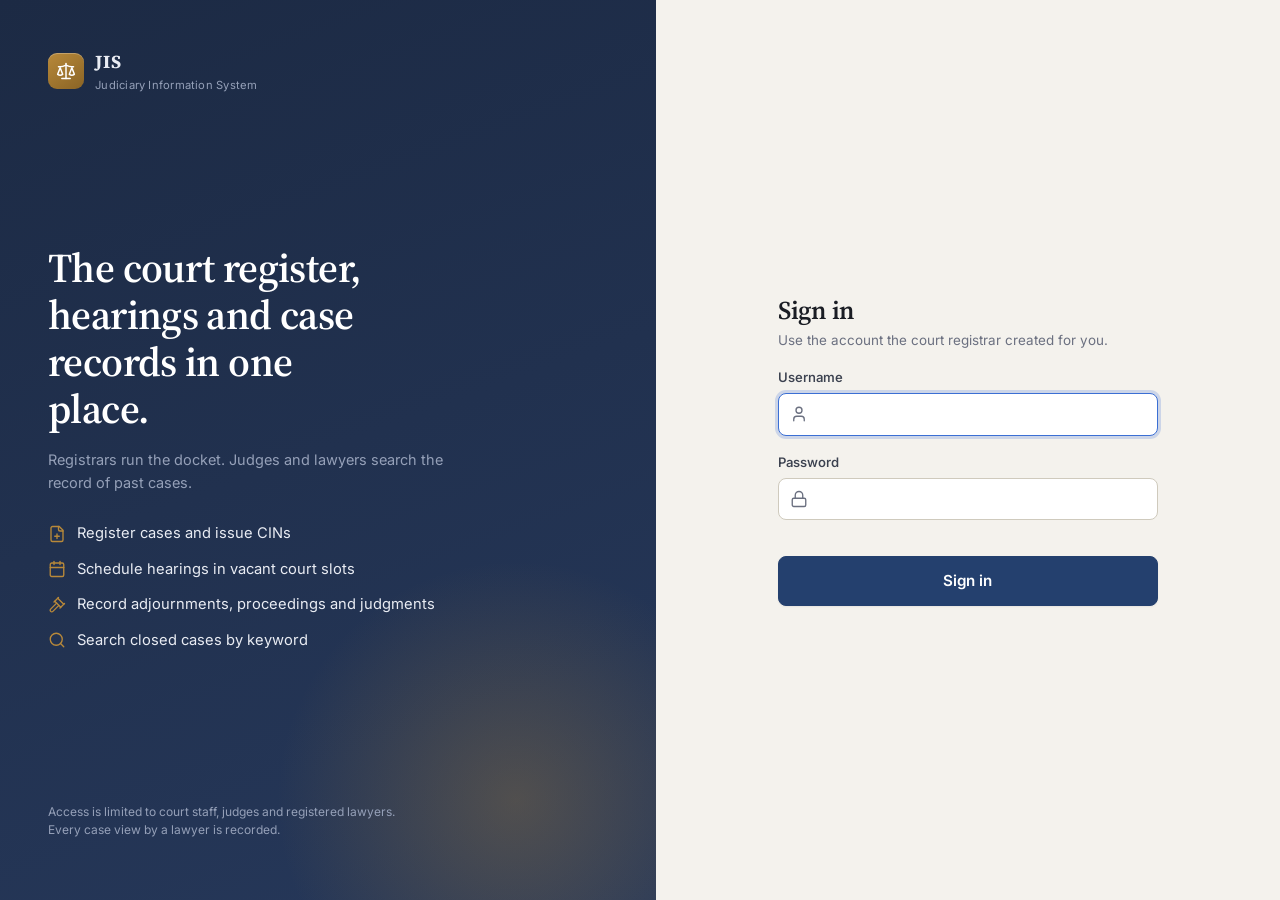
<file: jis-frontend/index.html>
<!doctype html>
<html lang="en">
<head>
  <meta charset="utf-8">
  <meta name="viewport" content="width=device-width, initial-scale=1">
  <title>Sign in · JIS</title>
  <link rel="preconnect" href="https://fonts.googleapis.com">
  <link rel="preconnect" href="https://fonts.gstatic.com" crossorigin>
  <link rel="stylesheet" href="https://fonts.googleapis.com/css2?family=Inter:wght@400..700&family=JetBrains+Mono:wght@400;500;600&family=Source+Serif+4:opsz,wght@8..60,600&display=swap">
  <link rel="stylesheet" href="css/style.css">
  <script>try { document.documentElement.dataset.theme = localStorage.getItem('jis.theme') || (matchMedia('(prefers-color-scheme: dark)').matches ? 'dark' : 'light'); } catch (e) {}</script>
</head>
<body>
  <div class="login">
    <aside class="login-art">
      <div class="brand"><span class="mark" data-icon="scale"></span><span><b>JIS</b><small>Judiciary Information System</small></span></div>
      <div>
        <h1>The court register, hearings and case records in one place.</h1>
        <p>Registrars run the docket. Judges and lawyers search the record of past cases.</p>
        <ul>
          <li data-icon="filePlus">Register cases and issue CINs</li>
          <li data-icon="calendar">Schedule hearings in vacant court slots</li>
          <li data-icon="gavel">Record adjournments, proceedings and judgments</li>
          <li data-icon="search">Search closed cases by keyword</li>
        </ul>
      </div>
      <p class="fine">Access is limited to court staff, judges and registered lawyers. Every case view by a lawyer is recorded.</p>
    </aside>

    <div class="login-form">
      <form id="login" autocomplete="on">
        <div>
          <h2>Sign in</h2>
          <p class="muted small" style="margin:.25rem 0 0">Use the account the court registrar created for you.</p>
        </div>
        <label>Username
          <span class="input-icon"><span data-icon="user"></span><input name="username" required autocomplete="username" autofocus></span>
        </label>
        <label>Password
          <span class="input-icon"><span data-icon="lock"></span><input name="password" type="password" required autocomplete="current-password"></span>
        </label>
        <p class="error" aria-live="polite"></p>
        <div class="actions"><button type="submit">Sign in</button></div>
        <p class="demo" id="demo" hidden>
          Mock mode. Try <code>registrar</code>, <code>judge</code> or <code>lawyer</code>,
          with the same word as password.
        </p>
      </form>
    </div>
  </div>

  <script src="js/config.js"></script>
  <script src="js/api.js"></script>
  <script src="js/mock.js"></script>
  <script src="js/ui.js"></script>
  <script>
    (function () {
      const { $, onSubmit, api } = JIS;
      if (JIS.mock) $('#demo').hidden = false;
      const home = (role) => (role === 'REGISTRAR' ? 'registrar.html' : 'browse.html');
      const u = JIS.user();
      if (u) location.replace(home(u.role));

      onSubmit($('#login'), async ({ username, password }) => {
        const res = await api.login(username, password);
        sessionStorage.setItem('jis.token', res.token);
        sessionStorage.setItem('jis.user', JSON.stringify(res.user));
        location.href = home(res.user.role);
      });
    })();
  </script>
</body>
</html>
</file>
<file: jis-frontend/css/style.css>
/* JIS: application styling. No framework, no build step. */

:root {
  --bg: #f4f2ed;
  --surface: #ffffff;
  --surface-2: #f9f8f5;
  --ink: #1a1d24;
  --ink-2: #3c4250;
  --muted: #6b7080;
  --line: #e4e1d8;
  --line-2: #cfcabd;

  --brand: #1c2a44;          /* deep court navy */
  --brand-2: #26385a;
  --brand-ink: #e9ecf3;
  --brand-muted: #95a0b8;
  --gold: #b8893a;           /* brass accent */
  --gold-soft: #f4ead6;

  --primary: #24406e;
  --primary-hover: #1b3257;
  --primary-ink: #ffffff;
  --primary-soft: #e6ecf6;

  --ok: #1f7a4d;       --ok-soft: #e2f3ea;
  --warn: #a15c07;     --warn-soft: #fbefdc;
  --danger: #b3261e;   --danger-soft: #fbe6e4;
  --info: #2c5d9c;     --info-soft: #e5eef9;

  --focus: #3b6fd4;
  --shadow-sm: 0 1px 2px rgb(20 24 35 / .06);
  --shadow: 0 1px 2px rgb(20 24 35 / .05), 0 4px 16px rgb(20 24 35 / .06);
  --shadow-lg: 0 10px 40px rgb(20 24 35 / .18);

  --sans: "Inter", system-ui, -apple-system, "Segoe UI", Roboto, "Helvetica Neue", Arial, sans-serif;
  --serif: "Source Serif 4", "Iowan Old Style", Georgia, serif;
  --mono: "JetBrains Mono", ui-monospace, "SF Mono", Menlo, Consolas, monospace;

  --r-sm: 6px;
  --r: 10px;
  --r-lg: 14px;
  --ease: cubic-bezier(.2, .7, .2, 1);
  --side-w: 248px;
  color-scheme: light;
}

:root[data-theme="dark"] {
  --bg: #0f1218;
  --surface: #171b23;
  --surface-2: #1c212b;
  --ink: #e7e9ee;
  --ink-2: #c3c7d1;
  --muted: #8c93a3;
  --line: #262c38;
  --line-2: #353d4c;
  --brand: #0b0e14;
  --brand-2: #161b25;
  --gold-soft: #3a2f1c;
  --primary: #6f9cf0;
  --primary-hover: #8cb0f5;
  --primary-ink: #0d1422;
  --primary-soft: #1d2a42;
  --ok: #5cc28d;       --ok-soft: #173427;
  --warn: #e0a44d;     --warn-soft: #3a2c16;
  --danger: #f07a70;   --danger-soft: #3d1d1b;
  --info: #7fb0ee;     --info-soft: #1a2a40;
  --focus: #8cb0f5;
  --shadow: 0 1px 2px rgb(0 0 0 / .3), 0 4px 16px rgb(0 0 0 / .25);
  --shadow-lg: 0 10px 40px rgb(0 0 0 / .5);
  color-scheme: dark;
}

* { box-sizing: border-box; }
html { -webkit-text-size-adjust: 100%; }
body {
  margin: 0;
  background: var(--bg);
  color: var(--ink);
  font: 14.5px/1.55 var(--sans);
  -webkit-font-smoothing: antialiased;
}
[hidden] { display: none !important; }

h1, h2, h3 { font-weight: 650; line-height: 1.25; margin: 0 0 .5rem; letter-spacing: -.01em; }
h1 { font-family: var(--serif); font-size: 1.75rem; font-weight: 600; letter-spacing: -.015em; }
h2 { font-size: 1.1rem; }
h3 { font-size: .98rem; }
p { margin: 0 0 .75rem; }
.muted { color: var(--muted); }
.small { font-size: .84rem; }
.mono, code { font-family: var(--mono); font-size: .88em; letter-spacing: -.01em; }
a { color: var(--primary); text-decoration: none; }
a:hover { text-decoration: underline; text-underline-offset: 2px; }
.icon { width: 18px; height: 18px; flex: none; stroke: currentColor; fill: none; stroke-width: 1.8; stroke-linecap: round; stroke-linejoin: round; }

/* ---------- app shell ---------- */
.app { display: grid; grid-template-columns: var(--side-w) 1fr; min-height: 100vh; background: linear-gradient(to right, var(--brand) var(--side-w), transparent 0); }

.side {
  position: sticky; top: 0; height: 100vh;
  display: flex; flex-direction: column; gap: .25rem;
  background: var(--brand); color: var(--brand-ink);
  padding: 1.1rem .8rem;
}
.brand { display: flex; align-items: center; gap: .7rem; padding: .3rem .5rem 1.2rem; color: inherit; text-decoration: none !important; }
.brand .mark {
  width: 36px; height: 36px; border-radius: 9px; display: grid; place-items: center;
  background: linear-gradient(145deg, var(--gold), #8a6425); color: #fff;
  box-shadow: inset 0 1px 0 rgb(255 255 255 / .25);
}
.brand .mark .icon { width: 20px; height: 20px; }
.brand b { display: block; font-family: var(--serif); font-size: 1.15rem; letter-spacing: .04em; }
.brand small { display: block; font-size: .7rem; color: var(--brand-muted); letter-spacing: .02em; }
.side .label { font-size: .68rem; text-transform: uppercase; letter-spacing: .12em; color: var(--brand-muted); padding: .9rem .75rem .35rem; }
.side nav { display: grid; gap: 2px; }
.side nav a {
  display: flex; align-items: center; gap: .7rem;
  padding: .55rem .75rem; border-radius: 8px;
  color: var(--brand-muted); font-weight: 500; font-size: .92rem;
  text-decoration: none; transition: background .15s, color .15s;
}
.side nav a:hover { background: rgb(255 255 255 / .06); color: var(--brand-ink); }
.side nav a[aria-current="page"] { background: rgb(255 255 255 / .1); color: #fff; box-shadow: inset 3px 0 0 var(--gold); }
.side .foot { margin-top: auto; border-top: 1px solid rgb(255 255 255 / .08); padding: .9rem .4rem 0; display: grid; gap: .6rem; }
.user-chip { display: flex; align-items: center; gap: .65rem; }
.avatar {
  width: 34px; height: 34px; border-radius: 50%; display: grid; place-items: center; flex: none;
  background: var(--brand-2); color: var(--brand-ink); font-weight: 600; font-size: .82rem; border: 1px solid rgb(255 255 255 / .12);
}
.user-chip b { display: block; font-size: .88rem; font-weight: 600; line-height: 1.2; white-space: nowrap; overflow: hidden; text-overflow: ellipsis; }
.user-chip small { color: var(--brand-muted); font-size: .72rem; text-transform: capitalize; }
.side .foot .row { display: flex; gap: .4rem; }
.side .foot button {
  flex: 1; justify-content: center; background: rgb(255 255 255 / .06); color: var(--brand-ink);
  border: 1px solid rgb(255 255 255 / .08); font-size: .82rem; padding: .45rem .6rem;
}
.side .foot button:hover { background: rgb(255 255 255 / .12); }

.content { min-width: 0; display: flex; flex-direction: column; }
.topbar {
  position: sticky; top: 0; z-index: 5;
  display: flex; align-items: center; gap: 1rem;
  padding: .8rem 2rem; min-height: 60px;
  background: color-mix(in srgb, var(--bg) 85%, transparent);
  backdrop-filter: saturate(1.4) blur(10px);
  border-bottom: 1px solid var(--line);
}
.crumbs { font-size: .85rem; color: var(--muted); display: flex; gap: .45rem; align-items: center; }
.crumbs b { color: var(--ink); font-weight: 600; }
.topbar .today { margin-left: auto; font-size: .84rem; color: var(--muted); display: flex; align-items: center; gap: .4rem; }
.menu-btn { display: none; }

main { padding: 1.75rem 2rem 4rem; max-width: 1240px; width: 100%; }

.page { animation: enter .25s var(--ease) both; }
.page-head { display: flex; align-items: flex-end; justify-content: space-between; gap: 1rem; flex-wrap: wrap; margin-bottom: 1.5rem; }
.page-head p { color: var(--muted); margin: 0; max-width: 62ch; }
.page-head .eyebrow { font-size: .72rem; font-weight: 600; letter-spacing: .12em; text-transform: uppercase; color: var(--gold); margin-bottom: .3rem; }
@keyframes enter { from { opacity: 0; transform: translateY(6px); } to { opacity: 1; transform: none; } }

/* ---------- cards ---------- */
.card {
  background: var(--surface); border: 1px solid var(--line); border-radius: var(--r-lg);
  box-shadow: var(--shadow-sm); padding: 1.25rem 1.35rem;
}
.card + .card, .card + .block, .block + .card { margin-top: 1.25rem; }
.card-head { display: flex; align-items: center; justify-content: space-between; gap: 1rem; margin-bottom: 1rem; }
.card-head h2, .card-head h3 { margin: 0; display: flex; align-items: center; gap: .5rem; }
.card-head .icon { color: var(--muted); }
.panel { background: var(--surface); border: 1px solid var(--line); border-radius: var(--r-lg); box-shadow: var(--shadow-sm); padding: 1.25rem 1.35rem; margin-top: 1.25rem; animation: enter .22s var(--ease) both; }
.block { margin-bottom: 1.5rem; }
.grid-2 { display: grid; grid-template-columns: repeat(2, minmax(0, 1fr)); gap: 1.25rem; align-items: start; }
.grid-3 { display: grid; grid-template-columns: 2fr 1fr; gap: 1.25rem; align-items: start; }
.grid-2 > .card + .card, .grid-3 > .card + .card { margin-top: 0; }
.grid-2, .grid-3 { margin-bottom: 1.25rem; }
.grid-2 > *, .grid-3 > * { min-width: 0; }
.grid-2:last-child, .grid-3:last-child { margin-bottom: 0; }

/* stat tiles */
.tiles { display: grid; grid-template-columns: repeat(auto-fit, minmax(190px, 1fr)); gap: 1rem; margin-bottom: 1.25rem; }
.tile {
  background: var(--surface); border: 1px solid var(--line); border-radius: var(--r-lg); padding: 1rem 1.15rem;
  box-shadow: var(--shadow-sm); display: grid; gap: .35rem; position: relative; overflow: hidden;
  color: inherit; text-decoration: none !important; transition: transform .15s var(--ease), box-shadow .15s;
}
a.tile:hover { transform: translateY(-2px); box-shadow: var(--shadow); }
.tile .ti { width: 34px; height: 34px; border-radius: 9px; display: grid; place-items: center; background: var(--primary-soft); color: var(--primary); }
.tile.ok .ti { background: var(--ok-soft); color: var(--ok); }
.tile.warn .ti { background: var(--warn-soft); color: var(--warn); }
.tile.gold .ti { background: var(--gold-soft); color: var(--gold); }
.tile b { font-size: 1.7rem; font-weight: 650; letter-spacing: -.02em; font-variant-numeric: tabular-nums; line-height: 1.1; }
.tile span { font-size: .8rem; color: var(--muted); }
.tile.skeleton b { color: transparent; background: var(--line); border-radius: 6px; width: 3ch; animation: pulse 1.2s ease-in-out infinite; }
@keyframes pulse { 50% { opacity: .5; } }

/* quick actions */
.quick { display: grid; gap: .5rem; }
.quick a {
  display: flex; align-items: center; gap: .75rem; padding: .7rem .8rem; border-radius: var(--r);
  border: 1px solid var(--line); color: var(--ink); text-decoration: none; background: var(--surface-2);
  transition: border-color .15s, background .15s;
}
.quick a:hover { border-color: var(--line-2); background: var(--surface); }
.quick a .icon { color: var(--primary); }
.quick a span { display: grid; }
.quick a small { color: var(--muted); font-size: .78rem; }

/* ---------- forms ---------- */
fieldset { border: 0; margin: 0; padding: 0; min-width: 0; }
legend { float: left; width: 100%; font-weight: 650; padding: 0; margin-bottom: .8rem; display: flex; align-items: center; gap: .6rem; font-size: .98rem; }
legend + * { clear: both; }
.step-n {
  width: 24px; height: 24px; border-radius: 50%; display: inline-grid; place-items: center;
  background: var(--primary-soft); color: var(--primary); font-size: .75rem; font-weight: 700;
}
.form-card { display: grid; gap: 0; padding: 0; overflow: hidden; }
.form-card > fieldset { padding: 1.25rem 1.35rem; border-bottom: 1px solid var(--line); }
.form-card > .form-foot { padding: 1rem 1.35rem; background: var(--surface-2); display: flex; align-items: center; gap: 1rem; flex-wrap: wrap; }
.form-card > .form-foot .error { margin: 0; flex: 1; }
.fields { display: grid; grid-template-columns: repeat(auto-fill, minmax(220px, 1fr)); gap: .9rem 1rem; }
.fields .wide { grid-column: 1 / -1; }
label { display: grid; gap: .35rem; font-size: .82rem; font-weight: 550; color: var(--ink-2); }
input, select, textarea {
  font: inherit; font-size: .92rem; font-weight: 400; color: var(--ink);
  background: var(--surface);
  border: 1px solid var(--line-2);
  border-radius: 8px;
  padding: .55rem .7rem;
  width: 100%;
  transition: border-color .15s, box-shadow .15s;
}
input::placeholder, textarea::placeholder { color: color-mix(in srgb, var(--muted) 75%, transparent); }
textarea { min-height: 5.5rem; resize: vertical; }
input:hover, select:hover, textarea:hover { border-color: color-mix(in srgb, var(--line-2) 50%, var(--muted)); }
input:focus, select:focus, textarea:focus { outline: none; border-color: var(--focus); box-shadow: 0 0 0 3px color-mix(in srgb, var(--focus) 22%, transparent); }
button:focus-visible, a:focus-visible { outline: 2px solid var(--focus); outline-offset: 2px; }
input:user-invalid { border-color: var(--danger); }
.inline { display: flex; gap: .7rem; align-items: end; flex-wrap: wrap; }
.inline label { flex: 1 1 200px; }
.input-icon { position: relative; }
.input-icon .icon { position: absolute; left: .75rem; top: 50%; transform: translateY(-50%); color: var(--muted); pointer-events: none; }
.input-icon input { padding-left: 2.4rem; }
.checks { display: flex; flex-wrap: wrap; gap: .45rem; }
.checks label {
  display: inline-flex; align-items: center; gap: .4rem; cursor: pointer;
  border: 1px solid var(--line-2); border-radius: 999px; padding: .35rem .85rem; font-size: .85rem; color: var(--ink);
  transition: background .15s, border-color .15s, color .15s;
}
.checks input { position: absolute; opacity: 0; pointer-events: none; }
/* visually hidden radio/checkbox behind chips and cards: keep them from inheriting width: 100% */
.checks input, .slots input, .choice input { width: 1px; height: 1px; margin: 0; }
.checks label:has(input:checked) { background: var(--primary); border-color: var(--primary); color: var(--primary-ink); }
.checks label:has(input:focus-visible) { outline: 2px solid var(--focus); outline-offset: 2px; }

button, .btn {
  font: inherit; font-size: .88rem; font-weight: 600;
  display: inline-flex; align-items: center; justify-content: center; gap: .45rem;
  padding: .58rem 1.05rem;
  border: 1px solid var(--primary);
  border-radius: 8px;
  background: var(--primary); color: var(--primary-ink);
  cursor: pointer; text-decoration: none !important; white-space: nowrap;
  transition: background .15s, border-color .15s, color .15s, transform .08s, box-shadow .15s;
  box-shadow: var(--shadow-sm);
}
button:hover, .btn:hover { background: var(--primary-hover); border-color: var(--primary-hover); }
button:active { transform: translateY(1px); }
button .icon { width: 16px; height: 16px; }
button.ghost, .btn.ghost { background: var(--surface); color: var(--ink); border-color: var(--line-2); }
button.ghost:hover, .btn.ghost:hover { background: var(--surface-2); border-color: var(--muted); }
button.danger { background: var(--surface); color: var(--danger); border-color: color-mix(in srgb, var(--danger) 40%, var(--line)); box-shadow: none; padding: .35rem .7rem; font-size: .8rem; }
button.danger:hover { background: var(--danger-soft); border-color: var(--danger); }
button.link { background: none; border: 0; padding: 0; color: var(--primary); box-shadow: none; font-weight: 600; }
button.link:hover { text-decoration: underline; text-underline-offset: 2px; background: none; }
button.sm, .btn.sm { padding: .35rem .75rem; font-size: .8rem; }
button[disabled] { opacity: .5; cursor: not-allowed; }
button.busy { cursor: progress; }
.actions { display: flex; gap: .6rem; align-items: center; margin-top: .75rem; flex-wrap: wrap; }

.error { color: var(--danger); font-size: .85rem; min-height: 1.2em; margin: .5rem 0 0; }
.error:empty { min-height: 0; margin: 0; }

/* outcome choice: pure CSS reveal via :has() */
.choice { display: grid; grid-template-columns: repeat(3, minmax(0, 1fr)); gap: .6rem; margin-bottom: 1.1rem; }
.choice label {
  display: grid; gap: .2rem; cursor: pointer; position: relative;
  border: 1.5px solid var(--line); border-radius: var(--r);
  padding: .85rem .95rem; color: var(--ink); font-size: .9rem; font-weight: 600;
  transition: border-color .15s, background .15s;
}
.choice label small { font-weight: 400; color: var(--muted); font-size: .78rem; }
.choice input { position: absolute; opacity: 0; pointer-events: none; }
.choice label:hover { border-color: var(--line-2); }
.choice label:has(input:checked) { border-color: var(--primary); background: var(--primary-soft); }
.choice label:has(input[value="adjourned"]:checked) { border-color: var(--warn); background: var(--warn-soft); }
.choice label:has(input[value="judgment"]:checked) { border-color: var(--ok); background: var(--ok-soft); }
.choice label:has(input:focus-visible) { outline: 2px solid var(--focus); outline-offset: 2px; }
.reveal { display: none; }
.reveal > label, .reveal fieldset { margin-bottom: .9rem; }
form:has(input[value="adjourned"]:checked) .reveal.adjourned,
form:has(input[value="held"]:checked) .reveal.held,
form:has(input[value="judgment"]:checked) .reveal.held,
form:has(input[value="judgment"]:checked) .reveal.judgment { display: block; animation: enter .2s var(--ease) both; }

/* slot chips */
.slots { display: flex; flex-wrap: wrap; gap: .5rem; margin: .75rem 0; }
.slots label {
  display: inline-flex; align-items: center; gap: .4rem;
  border: 1.5px solid var(--line-2); border-radius: 8px;
  padding: .5rem .9rem; font-family: var(--mono); font-size: .88rem; color: var(--ink); font-weight: 500;
  cursor: pointer; transition: background .12s, color .12s, border-color .12s;
}
.slots label:hover { border-color: var(--primary); }
.slots input { position: absolute; opacity: 0; pointer-events: none; }
.slots label:has(input:checked) { background: var(--primary); color: var(--primary-ink); border-color: var(--primary); }
.slots label:has(input:focus-visible) { outline: 2px solid var(--focus); outline-offset: 2px; }
[data-hint] { display: flex; align-items: center; gap: .4rem; }

/* ---------- tables ---------- */
.table-wrap { overflow-x: auto; border: 1px solid var(--line); border-radius: var(--r); background: var(--surface); }
table { width: 100%; border-collapse: collapse; font-size: .88rem; }
th, td { text-align: left; padding: .7rem .9rem; border-bottom: 1px solid var(--line); vertical-align: top; }
th { font-weight: 600; font-size: .72rem; text-transform: uppercase; letter-spacing: .07em; color: var(--muted); white-space: nowrap; background: var(--surface-2); }
tbody tr:last-child td { border-bottom: 0; }
tbody tr { animation: rowin .25s var(--ease) both; animation-delay: calc(var(--i, 0) * 16ms); transition: background .12s; }
tbody tr:hover { background: var(--surface-2); }
td.num, th.num { text-align: right; font-variant-numeric: tabular-nums; }
td.clip { max-width: 36ch; }
td .mono, td.mono { white-space: nowrap; }
@keyframes rowin { from { opacity: 0; } to { opacity: 1; } }
.empty {
  padding: 2rem 1rem; color: var(--muted); text-align: center; font-size: .9rem;
  border: 1px dashed var(--line-2); border-radius: var(--r); background: var(--surface-2);
}
.cin-link { font-family: var(--mono); font-size: .86rem; font-weight: 500; white-space: nowrap; }

/* status pills */
.tag {
  display: inline-flex; align-items: center; gap: .35rem;
  font-size: .7rem; font-weight: 650; letter-spacing: .05em; text-transform: uppercase;
  padding: .18rem .55rem; border-radius: 999px; white-space: nowrap; vertical-align: middle;
  background: var(--surface-2); color: var(--muted); border: 1px solid var(--line);
}
.tag::before { content: ""; width: 6px; height: 6px; border-radius: 50%; background: currentColor; }
.tag.PENDING, .tag.SCHEDULED { color: var(--warn); background: var(--warn-soft); border-color: transparent; }
.tag.CLOSED, .tag.HELD, .tag.on { color: var(--ok); background: var(--ok-soft); border-color: transparent; }
.tag.ADJOURNED { color: var(--danger); background: var(--danger-soft); border-color: transparent; }
.tag.JUDGE, .tag.LAWYER, .tag.REGISTRAR { color: var(--info); background: var(--info-soft); border-color: transparent; }
.tag.JUDGE::before, .tag.LAWYER::before, .tag.REGISTRAR::before { display: none; }
.tag.off { color: var(--muted); }

/* ---------- case record ---------- */
.case-head { display: flex; gap: 1rem; align-items: flex-start; justify-content: space-between; flex-wrap: wrap; }
.case-head h2 { font-family: var(--serif); font-size: 1.4rem; font-weight: 600; margin: 0 0 .25rem; }
.case-meta { display: flex; gap: .5rem 1rem; flex-wrap: wrap; color: var(--muted); font-size: .85rem; align-items: center; }
.case-meta span { display: inline-flex; align-items: center; gap: .35rem; }
.case-meta .icon { width: 15px; height: 15px; }
.record { display: grid; grid-template-columns: repeat(auto-fill, minmax(210px, 1fr)); gap: 1rem 1.5rem; margin: 0 0 1.25rem; }
.record div { min-width: 0; }
.record dt { font-size: .7rem; text-transform: uppercase; letter-spacing: .08em; color: var(--muted); font-weight: 600; }
.record dd { margin: .15rem 0 0; font-size: .92rem; overflow-wrap: anywhere; }
.section-title { font-size: .72rem; text-transform: uppercase; letter-spacing: .1em; color: var(--muted); font-weight: 650; margin: 1.5rem 0 .75rem; display: flex; align-items: center; gap: .6rem; }
.section-title::after { content: ""; flex: 1; height: 1px; background: var(--line); }

.timeline { list-style: none; margin: 0; padding: 0; position: relative; }
.timeline::before { content: ""; position: absolute; left: 11px; top: 8px; bottom: 8px; width: 2px; background: var(--line); }
.timeline li { position: relative; padding: 0 0 1.1rem 2.2rem; }
.timeline li::before {
  content: ""; position: absolute; left: 4px; top: 4px; width: 16px; height: 16px; border-radius: 50%;
  background: var(--surface); border: 2px solid var(--line-2); box-sizing: border-box;
}
.timeline li.HELD::before { border-color: var(--ok); background: var(--ok); box-shadow: inset 0 0 0 3px var(--surface); }
.timeline li.ADJOURNED::before { border-color: var(--danger); }
.timeline li.SCHEDULED::before { border-color: var(--warn); background: var(--warn-soft); }
.timeline .when { display: flex; align-items: center; gap: .55rem; flex-wrap: wrap; font-weight: 600; }
.timeline .what { margin-top: .25rem; color: var(--ink-2); font-size: .88rem; background: var(--surface-2); border: 1px solid var(--line); border-radius: 8px; padding: .5rem .7rem; }

.stamp {
  display: inline-flex; align-items: center; gap: .6rem; font-family: var(--mono); font-size: 1.7rem; font-weight: 600; letter-spacing: .04em;
  color: var(--primary); background: var(--primary-soft); border: 2px dashed color-mix(in srgb, var(--primary) 45%, transparent);
  padding: .45rem 1.1rem; border-radius: var(--r); margin: .3rem 0 1.25rem;
  animation: stamp .4s var(--ease) both;
}
@keyframes stamp { from { opacity: 0; transform: scale(1.08) rotate(-1deg); } to { opacity: 1; transform: none; } }
.success-head { display: flex; align-items: center; gap: .75rem; margin-bottom: .25rem; }
.success-head .ti { width: 40px; height: 40px; border-radius: 50%; display: grid; place-items: center; background: var(--ok-soft); color: var(--ok); }

.notice {
  display: flex; gap: .65rem; align-items: flex-start;
  border: 1px solid color-mix(in srgb, var(--gold) 35%, var(--line)); background: var(--gold-soft);
  padding: .8rem 1rem; border-radius: var(--r); margin: 1rem 0; font-size: .9rem; color: var(--ink);
}
.notice.ok { background: var(--ok-soft); border-color: color-mix(in srgb, var(--ok) 30%, transparent); }
.notice.warn { background: var(--warn-soft); border-color: color-mix(in srgb, var(--warn) 30%, transparent); }
.notice .icon { margin-top: 2px; }
.notice ul { margin: .4rem 0 0; padding-left: 1.1rem; }

.stat { display: flex; gap: 1rem; flex-wrap: wrap; margin-bottom: 1.25rem; }

/* query cards */
.queries { display: grid; grid-template-columns: repeat(auto-fill, minmax(240px, 1fr)); gap: 1rem; margin-bottom: 1.5rem; }
.queries form {
  border: 1px solid var(--line); border-radius: var(--r-lg); padding: 1.1rem; background: var(--surface);
  display: grid; gap: .7rem; align-content: start; box-shadow: var(--shadow-sm);
  transition: border-color .15s, box-shadow .15s;
}
.queries form:focus-within { border-color: color-mix(in srgb, var(--primary) 45%, var(--line)); box-shadow: var(--shadow); }
.queries h3 { margin: 0; font-size: .95rem; display: flex; align-items: center; gap: .55rem; }
.queries h3 small {
  width: 24px; height: 24px; border-radius: 7px; display: inline-grid; place-items: center;
  background: var(--gold-soft); color: var(--gold); font-family: var(--mono); font-size: .78rem; font-weight: 700;
}
.queries p { margin: 0; }
.queries button { justify-self: start; }
#q-result:not(:empty) { animation: enter .22s var(--ease) both; }
#q-result > h2 { display: flex; align-items: center; gap: .5rem; margin-bottom: .9rem; }
#q-result .record { background: var(--surface); border: 1px solid var(--line); border-radius: var(--r); padding: 1rem 1.2rem; }

/* search */
.search-hero {
  background: linear-gradient(135deg, var(--brand), var(--brand-2)); color: var(--brand-ink);
  border-radius: var(--r-lg); padding: 1.75rem 1.75rem 1.5rem; margin-bottom: 1.5rem; box-shadow: var(--shadow);
  position: relative; overflow: hidden;
}
.search-hero::after {
  content: ""; position: absolute; right: -60px; top: -60px; width: 240px; height: 240px; border-radius: 50%;
  background: radial-gradient(circle, color-mix(in srgb, var(--gold) 35%, transparent), transparent 70%);
}
.search-hero h1 { color: #fff; margin-bottom: .35rem; }
.search-hero p { color: var(--brand-muted); margin-bottom: 1.1rem; max-width: 60ch; }
.search-hero form { position: relative; z-index: 1; display: flex; gap: .6rem; flex-wrap: wrap; }
.search-hero .input-icon { flex: 1 1 320px; }
.search-hero input { background: #fff; color: #1a1d24; border-color: transparent; padding-top: .75rem; padding-bottom: .75rem; font-size: 1rem; }
.search-hero button { background: var(--gold); border-color: var(--gold); color: #fff; padding-inline: 1.4rem; }
.search-hero button:hover { background: #a37730; border-color: #a37730; }
.search-hero .error { color: #ffb4ab; flex: 0 0 100%; max-width: none; }
:root[data-theme="dark"] .search-hero { border: 1px solid var(--line-2); background: linear-gradient(135deg, #1a2233, #141a26); }
.search-hero .hints { display: flex; gap: .4rem; flex-wrap: wrap; margin-top: .9rem; position: relative; z-index: 1; font-size: .78rem; color: var(--brand-muted); align-items: center; }
.search-hero .hints button { background: rgb(255 255 255 / .08); border: 1px solid rgb(255 255 255 / .14); color: var(--brand-ink); font-weight: 500; padding: .25rem .65rem; font-size: .78rem; box-shadow: none; }
.search-hero .hints button:hover { background: rgb(255 255 255 / .16); }
.fee-banner { display: flex; align-items: center; gap: .6rem; }

.results { display: grid; gap: .7rem; }
.result {
  display: grid; grid-template-columns: auto 1fr auto; gap: 1rem; align-items: center;
  background: var(--surface); border: 1px solid var(--line); border-radius: var(--r); padding: .9rem 1.1rem;
  box-shadow: var(--shadow-sm); animation: rowin .25s var(--ease) both; animation-delay: calc(var(--i, 0) * 25ms);
  transition: border-color .15s, box-shadow .15s;
}
.result:hover { border-color: var(--line-2); box-shadow: var(--shadow); }
.result .ti { width: 40px; height: 40px; border-radius: 10px; display: grid; place-items: center; background: var(--primary-soft); color: var(--primary); }
.result b { display: block; font-size: .98rem; }
.result .sub { font-size: .82rem; color: var(--muted); display: flex; gap: .8rem; flex-wrap: wrap; }

/* ---------- dialog ---------- */
dialog {
  border: 1px solid var(--line); border-radius: var(--r-lg);
  background: var(--surface); color: var(--ink);
  width: min(860px, calc(100vw - 2rem)); max-height: calc(100vh - 3rem);
  padding: 0; box-shadow: var(--shadow-lg);
}
dialog[open] { animation: pop .22s var(--ease) both; }
@keyframes pop { from { opacity: 0; transform: translateY(8px) scale(.985); } to { opacity: 1; transform: none; } }
dialog::backdrop { background: rgb(12 16 24 / .5); backdrop-filter: blur(3px); }
dialog .dhead { display: flex; justify-content: space-between; align-items: center; gap: 1rem; padding: 1rem 1.35rem; border-bottom: 1px solid var(--line); position: sticky; top: 0; background: var(--surface); z-index: 1; }
dialog .dhead h2 { margin: 0; font-family: var(--serif); font-size: 1.25rem; font-weight: 600; }
dialog .dbody { padding: 1.35rem; }
.confirm { text-align: center; padding: 1rem 0 .5rem; }
.confirm .ti { width: 52px; height: 52px; border-radius: 50%; display: grid; place-items: center; margin: 0 auto .9rem; background: var(--gold-soft); color: var(--gold); }
.confirm .ti .icon { width: 24px; height: 24px; }
.confirm .actions { justify-content: center; }
.confirm .actions form { margin: 0; }

/* ---------- toast ---------- */
.toast {
  position: fixed; right: 1.25rem; bottom: 1.25rem;
  display: flex; align-items: center; gap: .6rem;
  background: var(--ink); color: var(--bg);
  padding: .75rem 1rem; border-radius: var(--r); font-size: .9rem; font-weight: 500;
  box-shadow: var(--shadow-lg);
  animation: toast .28s var(--ease) both; z-index: 50; max-width: calc(100vw - 2.5rem);
}
.toast .icon { color: var(--ok); }
.toast.err { background: var(--danger); color: #fff; }
.toast.err .icon { color: #fff; }
@keyframes toast { from { opacity: 0; transform: translateY(10px); } to { opacity: 1; transform: none; } }

/* ---------- login ---------- */
.login { min-height: 100vh; display: grid; grid-template-columns: 1.05fr 1fr; }
.login-art {
  background: linear-gradient(160deg, var(--brand) 0%, var(--brand-2) 100%); color: var(--brand-ink);
  padding: 3rem; display: flex; flex-direction: column; justify-content: space-between; position: relative; overflow: hidden;
}
.login-art::before {
  content: ""; position: absolute; inset: auto -120px -160px auto; width: 520px; height: 520px; border-radius: 50%;
  background: radial-gradient(circle, color-mix(in srgb, var(--gold) 30%, transparent), transparent 65%);
}
.login-art .brand { padding: 0; }
.login-art h1 { font-size: clamp(1.9rem, 3.2vw, 2.7rem); color: #fff; max-width: 16ch; line-height: 1.15; margin-bottom: 1rem; }
.login-art p { color: var(--brand-muted); max-width: 44ch; }
.login-art ul { list-style: none; padding: 0; margin: 1.75rem 0 0; display: grid; gap: .8rem; position: relative; }
.login-art li { display: flex; gap: .7rem; align-items: center; color: var(--brand-ink); font-size: .92rem; }
.login-art li .icon { color: var(--gold); }
.login-art .fine { font-size: .75rem; color: var(--brand-muted); position: relative; }
.login-form { display: grid; place-items: center; padding: 2rem 1.25rem; background: var(--bg); }
.login form { width: min(380px, 100%); display: grid; gap: 1rem; }
.login form h2 { font-family: var(--serif); font-size: 1.6rem; font-weight: 600; margin: 0; }
.login form button[type=submit] { width: 100%; padding: .75rem; font-size: .95rem; }
.login .actions { margin-top: .25rem; }
.demo { border: 1px dashed var(--line-2); border-radius: var(--r); padding: .8rem .9rem; font-size: .84rem; color: var(--muted); background: var(--surface); }

/* ---------- responsive ---------- */
@media (max-width: 980px) {
  .grid-3 { grid-template-columns: 1fr; }
  .choice { grid-template-columns: 1fr; }
}
@media (max-width: 860px) {
  .app { grid-template-columns: 1fr; background: none; }
  .side {
    position: fixed; inset: 0 auto 0 0; width: min(280px, 85vw); z-index: 30;
    transform: translateX(-100%); transition: transform .25s var(--ease); box-shadow: var(--shadow-lg);
  }
  body.nav-open .side { transform: none; }
  body.nav-open::after { content: ""; position: fixed; inset: 0; background: rgb(0 0 0 / .4); z-index: 20; }
  .menu-btn { display: inline-flex; padding: .45rem; background: var(--surface); color: var(--ink); border-color: var(--line-2); }
  .topbar { padding: .7rem 1rem; }
  main { padding: 1.25rem 1rem 3rem; }
  .grid-2 { grid-template-columns: 1fr; }
  .login { grid-template-columns: 1fr; }
  .login-art { padding: 1.75rem 1.5rem; }
  .login-art ul, .login-art .fine { display: none; }
  .result { grid-template-columns: 1fr; }
  .result .ti { display: none; }
  .topbar .today { display: none; }
  .tiles { grid-template-columns: repeat(2, minmax(0, 1fr)); gap: .75rem; }
  .tile b { font-size: 1.35rem; }
  .page-head .btn { width: 100%; }
}

@media (prefers-reduced-motion: reduce) {
  *, *::before, *::after { animation: none !important; transition: none !important; }
}
</file>
